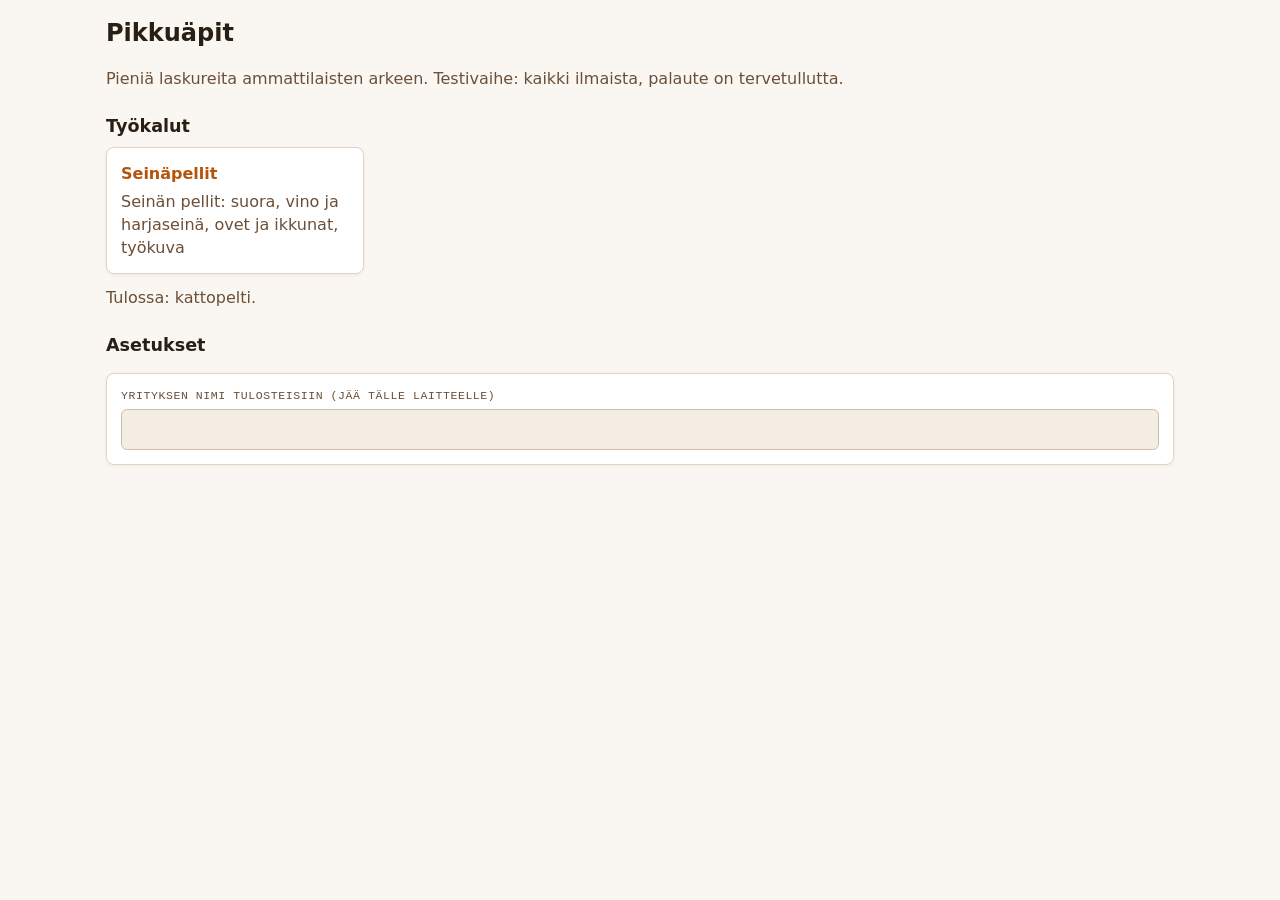
<file: index.html>
<!doctype html>
<html lang="fi">
<head>
<meta charset="utf-8">
<meta name="viewport" content="width=device-width, initial-scale=1">
<title>Pikkuäpit</title>
<link rel="stylesheet" href="yhteinen/tyylit.css?v=3">
</head>
<body>
<div class="sivu">
  <h1>Pikkuäpit</h1>
  <p class="himmea">Pieniä laskureita ammattilaisten arkeen. Testivaihe: kaikki ilmaista, palaute on tervetullutta.</p>

  <h2>Työkalut</h2>
  <div class="tyokalut" id="tyokalut">
    <!-- Lisää tähän rivi aina kun uusi laskuri valmistuu -->
    <a class="tyokalu" href="laskurit/seina.html"><b>Seinäpellit</b><span class="himmea">Seinän pellit: suora, vino ja harjaseinä, ovet ja ikkunat, työkuva</span></a>
    <p class="himmea" id="tyhja" style="grid-column:1/-1;margin:0">Tulossa: kattopelti.</p>
  </div>

  <h2>Asetukset</h2>
  <div class="kortti">
    <div class="kortti-sisalto" style="padding-top:14px">
      <label for="yritys">Yrityksen nimi tulosteisiin (jää tälle laitteelle)</label>
      <input id="yritys" type="text" autocomplete="organization">
    </div>
  </div>
</div>

<script src="yhteinen/ui.js?v=3"></script>
<script>
  // Etusivun ainoa logiikka: yrityksen nimi muistiin.
  (function () {
    var kentta = document.getElementById('yritys');
    kentta.value = PA.asetukset().yritys;
    kentta.addEventListener('input', function () { PA.asetaAsetus('yritys', kentta.value); });
  })();
</script>
</body>
</html>
</file>
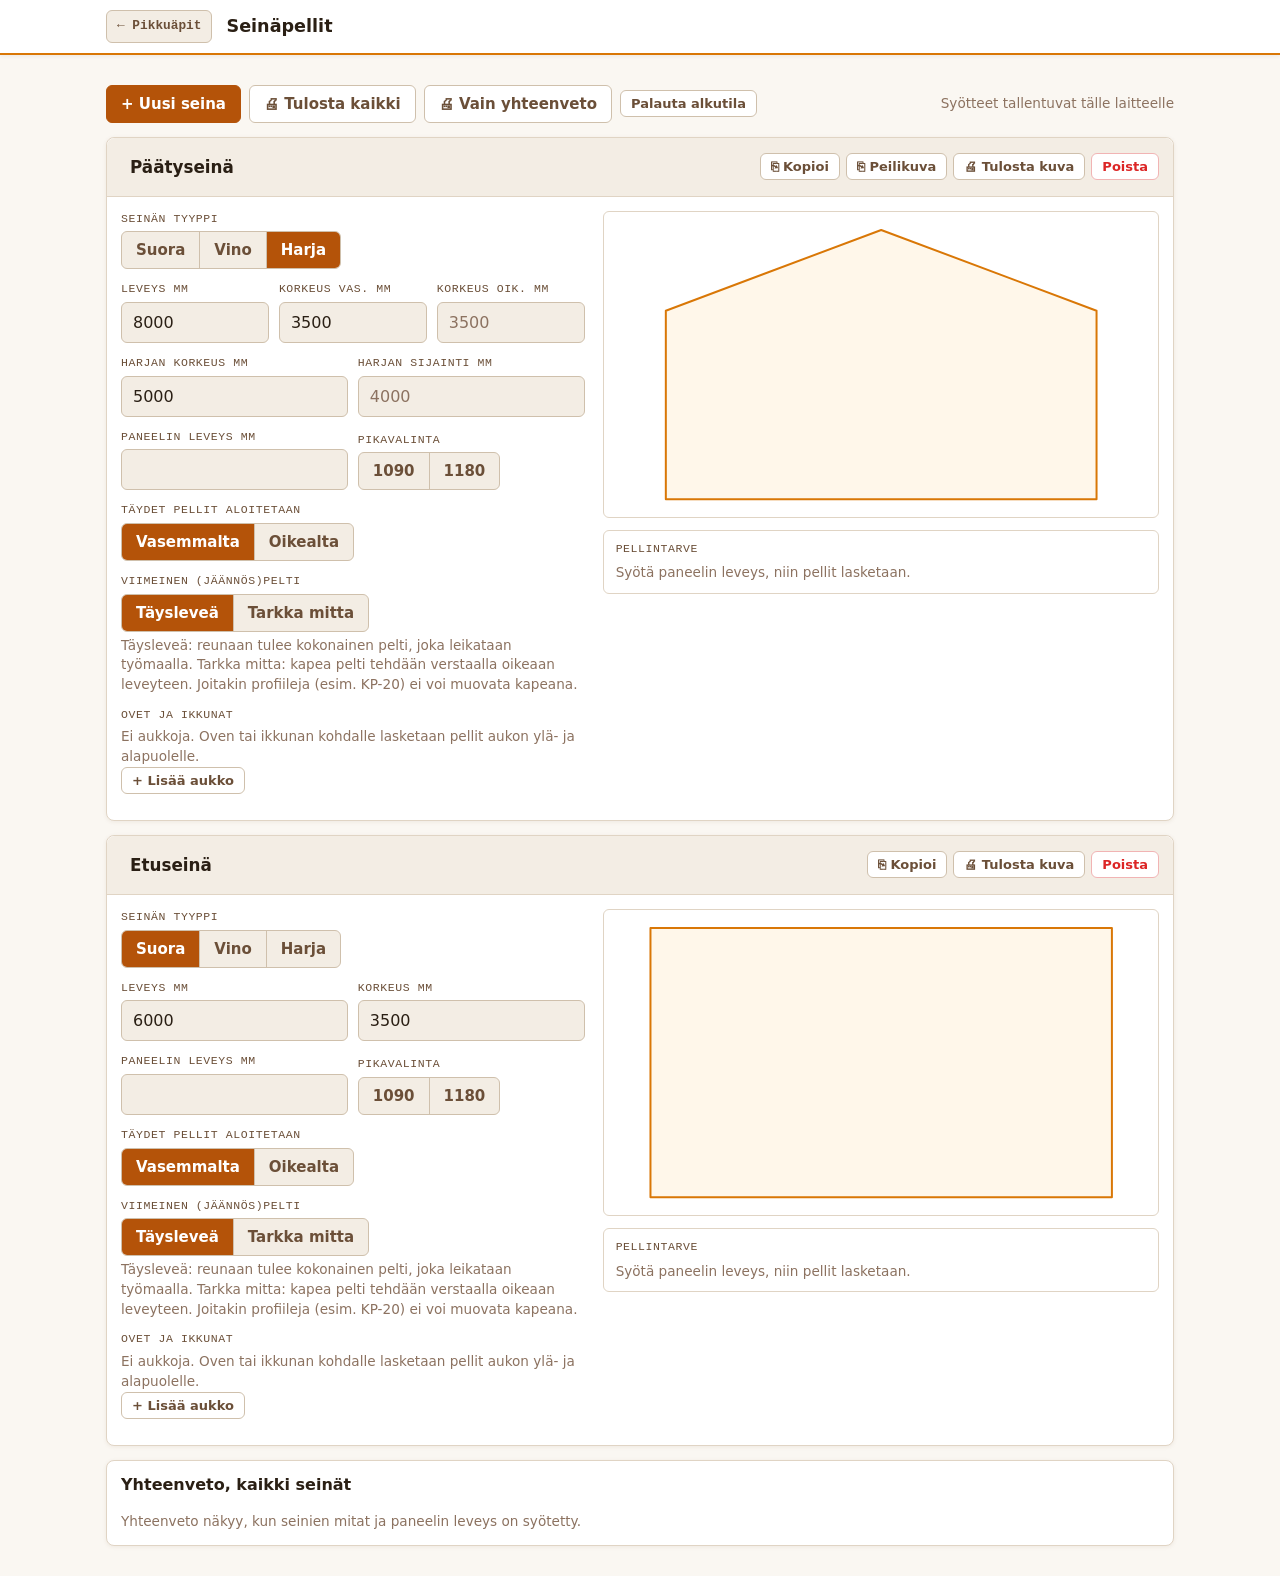
<file: laskurit/seina.html>
<!doctype html>
<html lang="fi">
<head>
<meta charset="utf-8">
<meta name="viewport" content="width=device-width, initial-scale=1">
<title>Seinäpellit | Pikkuäpit</title>
<link rel="stylesheet" href="../yhteinen/tyylit.css?v=3">
<style id="sivutyyli"></style>
</head>
<body>
<header class="ylapalkki ei-tulosteessa">
  <div class="ylapalkki-sisus">
    <a class="takaisin" href="../index.html">← Pikkuäpit</a>
    <h1>Seinäpellit</h1>
  </div>
</header>

<main class="sivu ei-tulosteessa">
  <div class="toolbar">
    <button type="button" class="paa" data-act="uusi">+ Uusi seina</button>
    <button type="button" data-act="tulosta-kaikki">🖨 Tulosta kaikki</button>
    <button type="button" data-act="tulosta-yhteenveto">🖨 Vain yhteenveto</button>
    <button type="button" class="pieni" data-act="alkutila">Palauta alkutila</button>
    <span class="tila">Syötteet tallentuvat tälle laitteelle</span>
  </div>

  <div id="seinat"></div>

  <section class="kortti">
    <div class="kortti-otsikko">Yhteenveto, kaikki seinät</div>
    <div class="kortti-sisalto yhteenveto" id="yhteenveto"></div>
  </section>
</main>

<div id="tuloste"></div>

<script src="../yhteinen/ui.js?v=3"></script>
<script src="seina.js?v=3"></script>
<script src="seina-piirto.js?v=3"></script>
<script src="seina-ui.js?v=3"></script>
</body>
</html>
</file>
<file: yhteinen/tyylit.css>
/* Pikkuäpit: yhteiset tyylit.
   Väriteema: lämmin vaalea pohja ja oranssi korostus. Värit ovat muuttujina yhdessä paikassa.
   Ei ulkoisia fontteja: järjestelmän fontit toimivat myös ilman nettiä. */

:root {
  --tausta: #faf7f2;
  --paneeli: #ffffff;
  --paneeli2: #f3ede4;
  --paneeli3: #ede4d8;
  --reuna: #e0d4c4;
  --reuna2: #cfc0ac;
  --teksti: #2a1f14;
  --himmea: #6b4f38;
  --himmea2: #8c7260;
  --korostus: #d97706;
  --korostus2: #b45309;
  --korostus-tausta: rgba(217, 119, 6, 0.10);
  --ok: #15803d;
  --varoitus: #b45309;
  --virhe: #dc2626;
  --varjo: 0 1px 4px rgba(100, 60, 20, 0.08);
  --pyoristys: 8px;
  --fontti: system-ui, -apple-system, "Segoe UI", Roboto, Arial, sans-serif;
  --mono: ui-monospace, SFMono-Regular, Consolas, "Liberation Mono", monospace;
}

* { box-sizing: border-box; }

body {
  margin: 0;
  background: var(--tausta);
  color: var(--teksti);
  font-family: var(--fontti);
  font-size: 16px;
  line-height: 1.45;
}

.sivu { max-width: 1100px; margin: 0 auto; padding: 16px; }

h1 { font-size: 1.5rem; margin: 0 0 4px; }
h2 { font-size: 1.1rem; margin: 24px 0 8px; }
.himmea { color: var(--himmea); }
a { color: var(--korostus2); }

/* Yläpalkki */
.ylapalkki {
  background: var(--paneeli);
  border-bottom: 2px solid var(--korostus);
  box-shadow: var(--varjo);
  position: sticky; top: 0; z-index: 10;
}
.ylapalkki-sisus {
  max-width: 1100px; margin: 0 auto; padding: 10px 16px;
  display: flex; align-items: center; gap: 14px;
}
.ylapalkki h1 { font-size: 1.1rem; margin: 0; }
.ylapalkki a.takaisin { text-decoration: none; font-family: var(--mono); font-size: .8rem; font-weight: 600;
  padding: 6px 10px; border: 1px solid var(--reuna2); border-radius: 6px; color: var(--himmea); background: var(--paneeli2); }
.ylapalkki a.takaisin:hover { border-color: var(--korostus); color: var(--korostus2); }

/* Kortti */
.kortti {
  background: var(--paneeli);
  border: 1px solid var(--reuna);
  border-radius: var(--pyoristys);
  box-shadow: var(--varjo);
  margin: 14px 0;
}
.kortti-otsikko { padding: 12px 14px; font-weight: 600; cursor: pointer; user-select: none; }
.kortti-sisalto { padding: 0 14px 14px; }
.kortti.kiinni .kortti-sisalto { display: none; }

/* Lomake */
label { display: block; font-family: var(--mono); font-size: .72rem; text-transform: uppercase;
  letter-spacing: .05em; color: var(--himmea); margin: 0 0 4px; }
input, select {
  width: 100%;
  padding: 10px 11px;
  font-size: 16px; /* 16 px estää iPhonen automaattisen zoomauksen */
  font-family: inherit;
  background: var(--paneeli2);
  color: var(--teksti);
  border: 1px solid var(--reuna2);
  border-radius: 6px;
}
input[type=number] { -moz-appearance: textfield; appearance: textfield; }
input[type=number]::-webkit-outer-spin-button, input[type=number]::-webkit-inner-spin-button { -webkit-appearance: none; margin: 0; }
input:focus, select:focus { outline: 2px solid var(--korostus); outline-offset: 0; border-color: var(--korostus); background: #fff; }
input::placeholder { color: var(--himmea2); opacity: .7; }

/* Napit */
button, .nappi {
  display: inline-flex; align-items: center; gap: 6px;
  padding: 9px 14px; font-size: 15px; font-weight: 600; font-family: inherit;
  color: var(--himmea); background: var(--paneeli); border: 1px solid var(--reuna2);
  border-radius: 6px; cursor: pointer; text-decoration: none;
}
button:hover, .nappi:hover { border-color: var(--korostus); color: var(--korostus2); background: var(--korostus-tausta); }
button.paa, .nappi.paa { background: var(--korostus2); border-color: var(--korostus2); color: #fff; }
button.paa:hover, .nappi.paa:hover { background: #92400e; border-color: #92400e; color: #fff; }
button.vaara { color: var(--virhe); border-color: #f1b4b4; }
button.vaara:hover { background: var(--virhe); color: #fff; border-color: var(--virhe); }
button.pieni { padding: 5px 10px; font-size: 13px; }

/* Valintapainikkeet (segmentoitu) */
.seg { display: inline-flex; flex-wrap: wrap; border: 1px solid var(--reuna2); border-radius: 6px; overflow: hidden; background: var(--paneeli2); }
.seg button { border: 0; border-radius: 0; background: transparent; color: var(--himmea); padding: 9px 14px; }
.seg button + button { border-left: 1px solid var(--reuna2); }
.seg button.on { background: var(--korostus2); color: #fff; }
.seg button:hover:not(.on) { background: var(--korostus-tausta); }

.varoitus { color: var(--varoitus); }
.virhe { color: var(--virhe); }
.vihje { font-size: .85rem; color: var(--himmea2); margin: 4px 0 0; }

/* Etusivun työkalulista */
.tyokalut { display: grid; grid-template-columns: repeat(auto-fill, minmax(220px, 1fr)); gap: 12px; }
.tyokalu {
  display: block; padding: 14px; background: var(--paneeli);
  border: 1px solid var(--reuna); border-radius: var(--pyoristys); box-shadow: var(--varjo);
  color: var(--teksti); text-decoration: none;
}
.tyokalu:hover { border-color: var(--korostus); }
.tyokalu b { display: block; margin-bottom: 4px; color: var(--korostus2); }

/* ---------- Seinäpellit ---------- */
.toolbar { display: flex; flex-wrap: wrap; gap: 8px; align-items: center; margin: 14px 0; }
.toolbar .tila { margin-left: auto; font-size: .85rem; color: var(--himmea2); }

.seina-otsikko { display: flex; flex-wrap: wrap; gap: 8px; align-items: center; padding: 12px 14px; border-bottom: 1px solid var(--reuna); background: var(--paneeli2); border-radius: var(--pyoristys) var(--pyoristys) 0 0; }
.seina-otsikko input.nimi { flex: 1 1 180px; min-width: 0; width: auto; font-weight: 600; font-size: 1.05rem; background: transparent; border-color: transparent; padding: 6px 8px; }
.seina-otsikko input.nimi:hover { border-color: var(--reuna2); }
.seina-otsikko .toiminnot { display: flex; flex-wrap: wrap; gap: 6px; }

.seina-sisus { display: grid; grid-template-columns: 1fr; gap: 18px; padding: 14px; }
@media (min-width: 900px) { .seina-sisus { grid-template-columns: minmax(340px, 5fr) 6fr; } }

.rivi { display: grid; gap: 10px; margin-bottom: 12px; align-items: end; }
.rivi.k2 { grid-template-columns: 1fr 1fr; }
.rivi.k3 { grid-template-columns: 1fr 1fr 1fr; }
@media (max-width: 460px) { .rivi.k3 { grid-template-columns: 1fr 1fr; } }
input.auto { color: var(--himmea2); }   /* automaattinen arvo (sama kuin vasen, keskellä): hillitympi väri, ei lisätekstiä */
.ryhma { margin-bottom: 12px; }

.aukko { display: grid; grid-template-columns: repeat(auto-fit, minmax(90px, 1fr)); gap: 8px; align-items: end;
  padding: 10px; margin-bottom: 8px; background: var(--paneeli2); border: 1px solid var(--reuna); border-radius: 6px; }
.aukko .poista { align-self: end; }

.kuva svg { width: 100%; height: auto; display: block; background: #fff; border: 1px solid var(--reuna); border-radius: 6px; }
.kuva .tyhja { padding: 28px 12px; text-align: center; color: var(--himmea2); border: 2px dashed var(--reuna); border-radius: 6px; }

.tulos { margin-top: 12px; border: 1px solid var(--reuna); border-radius: 6px; padding: 10px 12px; background: var(--paneeli); }
.tulos-otsikko { font-family: var(--mono); font-size: .72rem; text-transform: uppercase; letter-spacing: .05em; color: var(--himmea); margin-bottom: 6px; }
.tulos-rivi { display: grid; grid-template-columns: 1fr auto 5.2em; gap: 10px; font-family: var(--mono); font-size: .92rem; padding: 4px 0; align-items: baseline; }
.tulos-rivi .mitta { min-width: 0; }
.tulos-rivi .leikkaus { display: block; color: var(--himmea2); font-size: .78rem; }
.tulos-rivi .kpl { text-align: right; }
.tulos-rivi .pit { text-align: right; color: var(--himmea); }
.tulos-otsikko .sarakkeet { float: right; text-transform: none; letter-spacing: 0; color: var(--himmea2); }
.tulos-yht { display: flex; justify-content: space-between; border-top: 1px solid var(--reuna); margin-top: 6px; padding-top: 8px; font-weight: 700; font-family: var(--mono); }
.tulos-yht.pit-yht { border-top: 0; margin-top: 0; padding-top: 4px; }
.tulos-yht span:last-child { color: var(--korostus2); }

.yhteenveto h3 { margin: 12px 0 4px; font-size: .95rem; color: var(--korostus2); }

/* ---------- Puhelin ja kosketusnäyttö ---------- */
@media (pointer: coarse), (max-width: 600px) {
  button, .nappi { min-height: 44px; }
  button.pieni { min-height: 44px; padding: 8px 14px; font-size: 14px; }
  .seg button { min-height: 44px; }
  input, select { min-height: 46px; }
  .ylapalkki a.takaisin { padding: 10px 12px; }
}
@media (max-width: 600px) {
  .sivu { padding: 12px; }
  .seina-sisus { padding: 12px; }
  .toolbar .tila { margin-left: 0; flex-basis: 100%; }
}

/* ---------- Tulostus ---------- */
#tuloste { display: none; }
@media print {
  body { background: #fff; color: #000; }
  body.tulostetaan > *:not(#tuloste) { display: none !important; }
  body.tulostetaan #tuloste { display: block; }
  #tuloste .tulostesivu { page-break-after: always; break-after: page; }
  #tuloste .tulostesivu:last-child { page-break-after: auto; break-after: auto; }
  #tuloste .tulosteotsikko { display: flex; justify-content: space-between; font-size: 12pt; margin: 0 0 4mm; }
  #tuloste svg { width: 100%; height: auto; }
  #tuloste .ty-kaikki { display: flex; justify-content: space-between; font-size: 13pt; padding: 2mm 0 4mm; border-bottom: 0.4mm solid #000; margin-bottom: 4mm; }
  #tuloste .ty-seinat { column-count: 2; column-gap: 10mm; }
  #tuloste .ty-seina { break-inside: avoid; margin-bottom: 5mm; }
  #tuloste .ty-seina h3 { font-size: 11pt; margin: 0 0 1mm; }
  #tuloste table { width: 100%; border-collapse: collapse; font-size: 10.5pt; }
  #tuloste td { padding: 0.8mm 0; border-bottom: 0.2mm solid #999; }
  #tuloste td + td { text-align: right; white-space: nowrap; padding-left: 4mm; }
  #tuloste tr.yht td { font-weight: 700; border-bottom: 0.4mm solid #000; }
  .ei-tulosteessa { display: none !important; }
}
</file>
